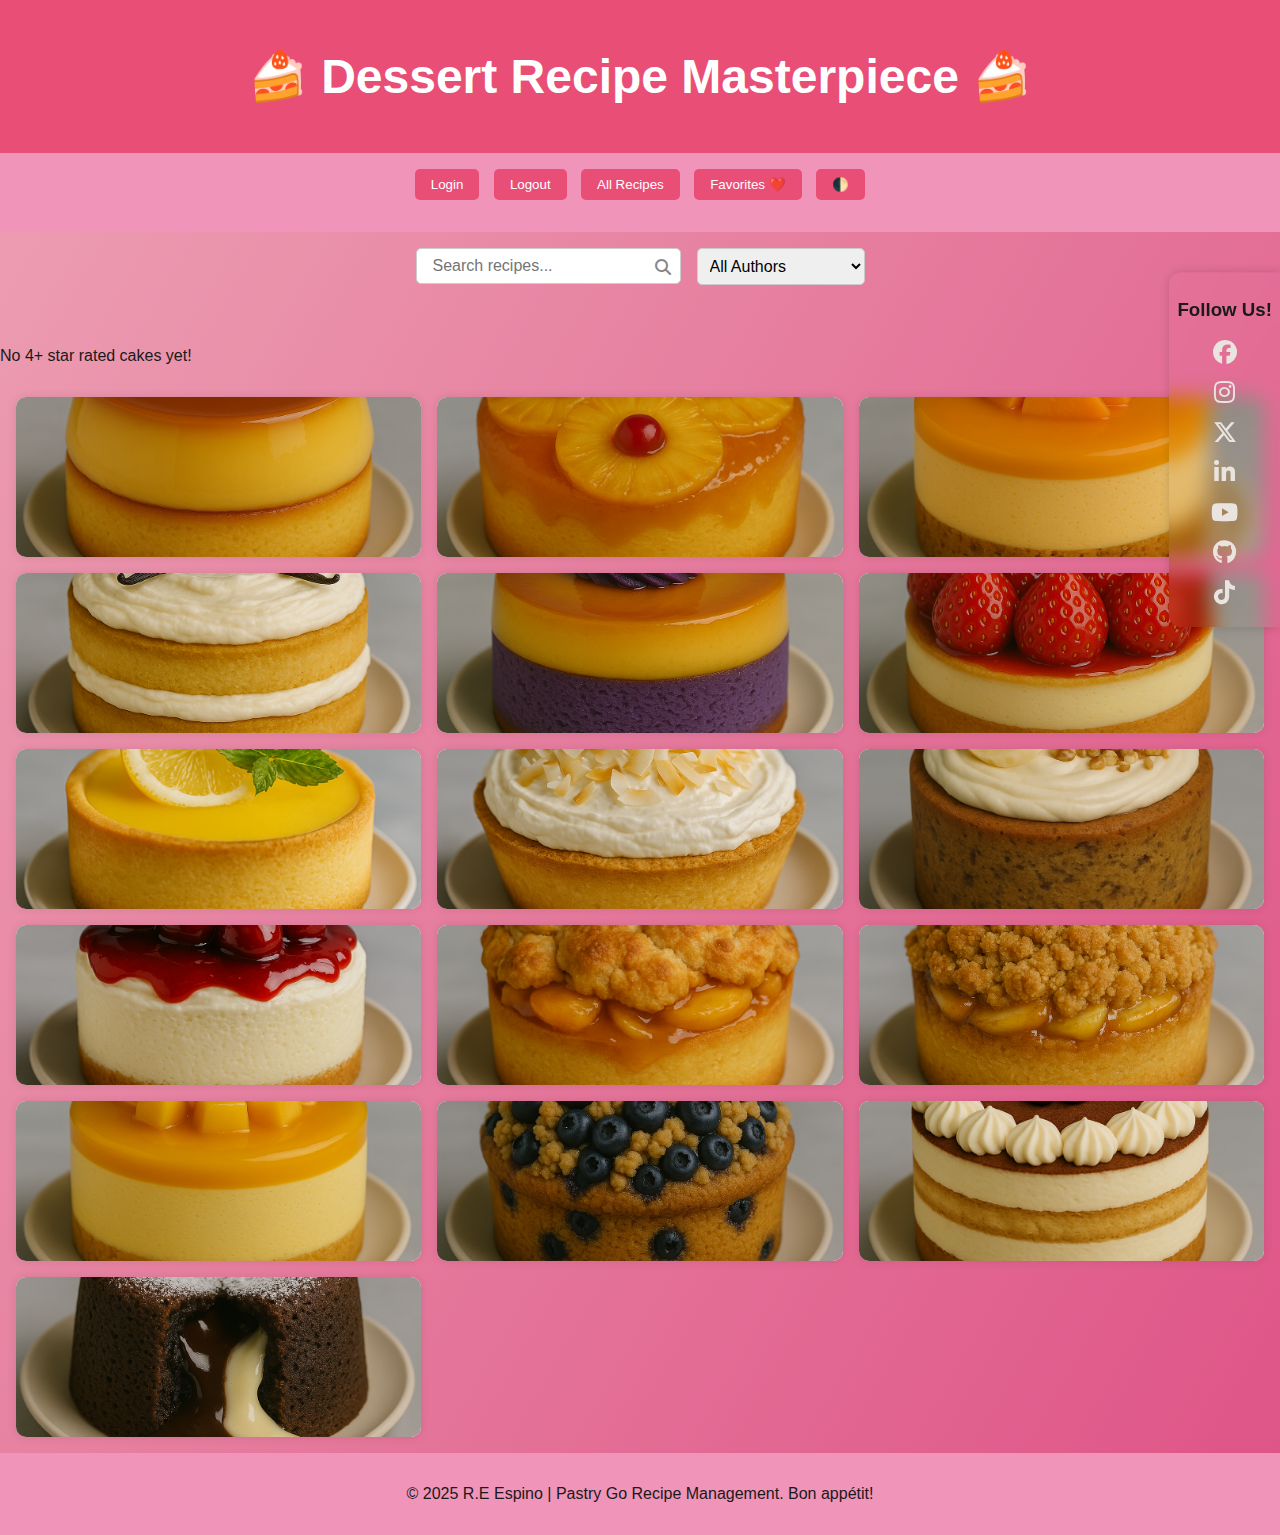
<file: index.html>
<!DOCTYPE html>
<html lang="en">
<head>
  <meta charset="UTF-8" />
  <meta name="viewport" content="width=device-width, initial-scale=1.0" />
  <title>Recipe Masterpiece</title>
  <link rel="stylesheet" href="style.css" />

  <link rel="stylesheet" href="https://cdnjs.cloudflare.com/ajax/libs/font-awesome/6.5.0/css/all.min.css" />

</head>
<body>
  <header>
    <h1>🍰 Dessert Recipe Masterpiece 🍰</h1>
  </header>
  <nav>
    <div class="nav-links">
      <button onclick="redirectToLogin()">Login</button>
      <button onclick="logout()">Logout</button>
      <button onclick="viewAllRecipes()">All Recipes</button>
      <button onclick="viewFavorites()">Favorites ❤️</button>
      <button onclick="toggleDarkMode()">🌓</button>
    </div>
    <div id="userStatus" class="user-status"></div>
  </nav>
  <section class="controls">
    <div class="search-wrapper">
      <i class="fas fa-search search-icon"></i>
      <input type="text" id="searchBox" placeholder="Search recipes..." oninput="searchRecipes()" />
    </div>
    <select id="authorFilter" onchange="filterByAuthor()">
      <option value="">All Authors</option>
    </select>
  </section>
    <!-- Featured Most Rated Cake -->
    <section class="featured-section">
      <h2 class="featured-heading">🎖 Top Rated Dessert 🧑‍🍳</h2>
      <div id="featuredCake"></div>
    </section>
  <main>
    <div id="recipeGrid" class="grid"></div>
  </main>
  <footer>
    <p>© 2025 R.E Espino | Pastry Go Recipe Management. Bon appétit!</p>
  </footer>

  <div id="modal" class="modal">
    <div class="modal-content">
      <span class="close-btn" onclick="closeModal()">&times;</span>
      <div class="modal-body" id="modalBody"></div>
    </div>
  </div>

  <div class="social-sidebar">
    <h3>Follow Us!</h3>
    <a href="https://www.facebook.com/reespino"><i class="fab fa-facebook"></i></a>
    <a href="https://www.instagram.com/resquar3d"><i class="fab fa-instagram"></i></a>
    <a href="https://x.com/resquar3d"><i class="fab fa-x-twitter"></i></a>
    <a href="https://www.linkedin.com/in/reespino"><i class="fab fa-linkedin-in"></i></a>
    <a href="https://www.youtube.com/@resquar3d534"><i class="fab fa-youtube"></i></a>
    <a href="https://github.com/resquar3d"><i class="fa-brands fa-github"></i></a>
    <a href="https://www.tiktok.com/@resquar3d"><i class="fab fa-tiktok"></i></a>
  </div>

  <script src="script.js"></script>
  
</body>
</html>
</file>
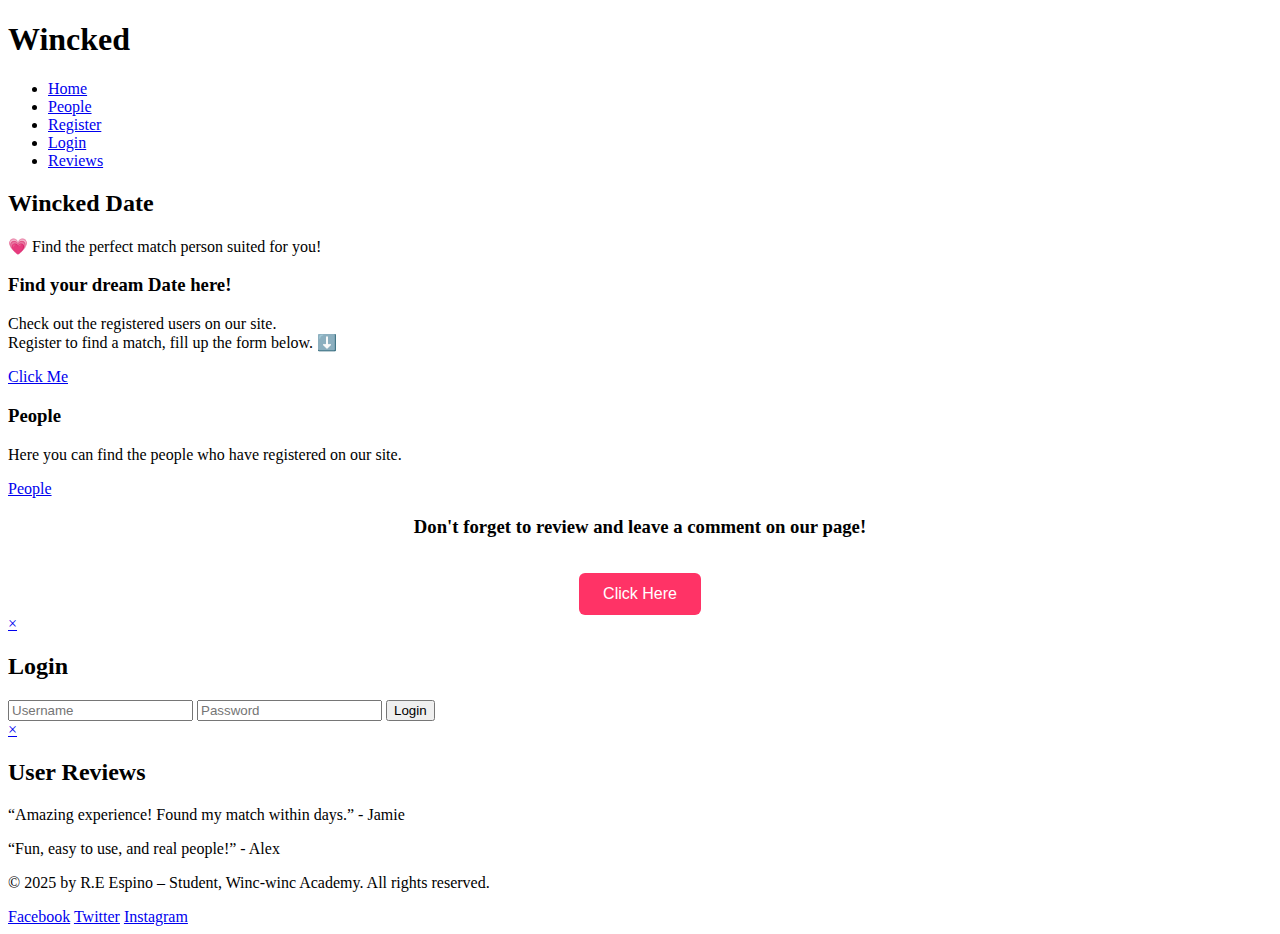
<file: exercise1-index.html>
<!DOCTYPE html>
<html lang="en">
<head>
  <meta charset="UTF-8">
  <meta name="viewport" content="width=device-width, initial-scale=1.0">
  <title>Wincked Date</title>
</head>
<body>
  <header class="top-nav">
    <h1 class="logo">Wincked</h1>
    <nav class="nav-menu">
      <ul>
        <li><a href="index.html">Home</a></li>
        <li><a href="people.html">People</a></li>
        <li><a href="register.html">Register</a></li>
        <li><a href="#login-modal">Login</a></li>
        <li><a href="review.html">Reviews</a></li>
      </ul>
    </nav>
  </header>
  <main>
      <div class="hero-text">
        <h2>Wincked Date</h2>
        <p>💗 Find the perfect match person suited for you!</p>
      </div>
    </div>

    <section class="section">
      <div class="cta-box">
        <h3>Find your dream Date here!</h3>
        <p>Check out the registered users on our site.<br> Register to find a match, fill up the form below. ⬇️</p>
        <a href="register.html">Click Me</a>
      </div>
      <div class="people-box">
        <h3>People</h3>
        <p>Here you can find the people who have registered on our site.</p>
        <a href="people.html">People</a>
      </div>
    </section>

    <section class="section">
      <div class="review-box" style="text-align: center;">
        <h3>Don't forget to review and leave a comment on our page!</h3>
        <a href="review.html" style="display: inline-block; margin-top: 1rem; padding: 0.75rem 1.5rem; background: #ff3366; color: #fff; text-decoration: none; border-radius: 6px; font-family: 'Segoe UI', sans-serif;">Click Here</a>
      </div>
    </section>
  </main>

  <!-- Signup Modal -->
  <div id="login-modal" class="modal">
    <div class="modal-content">
      <a href="#" class="close-btn">&times;</a>
      <h2>Login</h2>
      <form>
        <input type="text" placeholder="Username" required>
        <input type="password" placeholder="Password" required>
        <button type="submit">Login</button>
      </form>
    </div>
  </div>

  <!-- Reviews Modal -->
  <div id="reviews-modal" class="modal">
    <div class="modal-content">
      <a href="#" class="close-btn">&times;</a>
      <h2>User Reviews</h2>
      <p>“Amazing experience! Found my match within days.” - Jamie</p>
      <p>“Fun, easy to use, and real people!” - Alex</p>
    </div>
  </div>

  <footer>
    <p>© 2025 by R.E Espino – Student, Winc-winc Academy. All rights reserved.</p>
    <div class="social-icons">
      <a href="#">Facebook</a>
      <a href="#">Twitter</a>
      <a href="#">Instagram</a>
    </div>
  </footer>
</body>
</html>
</file>
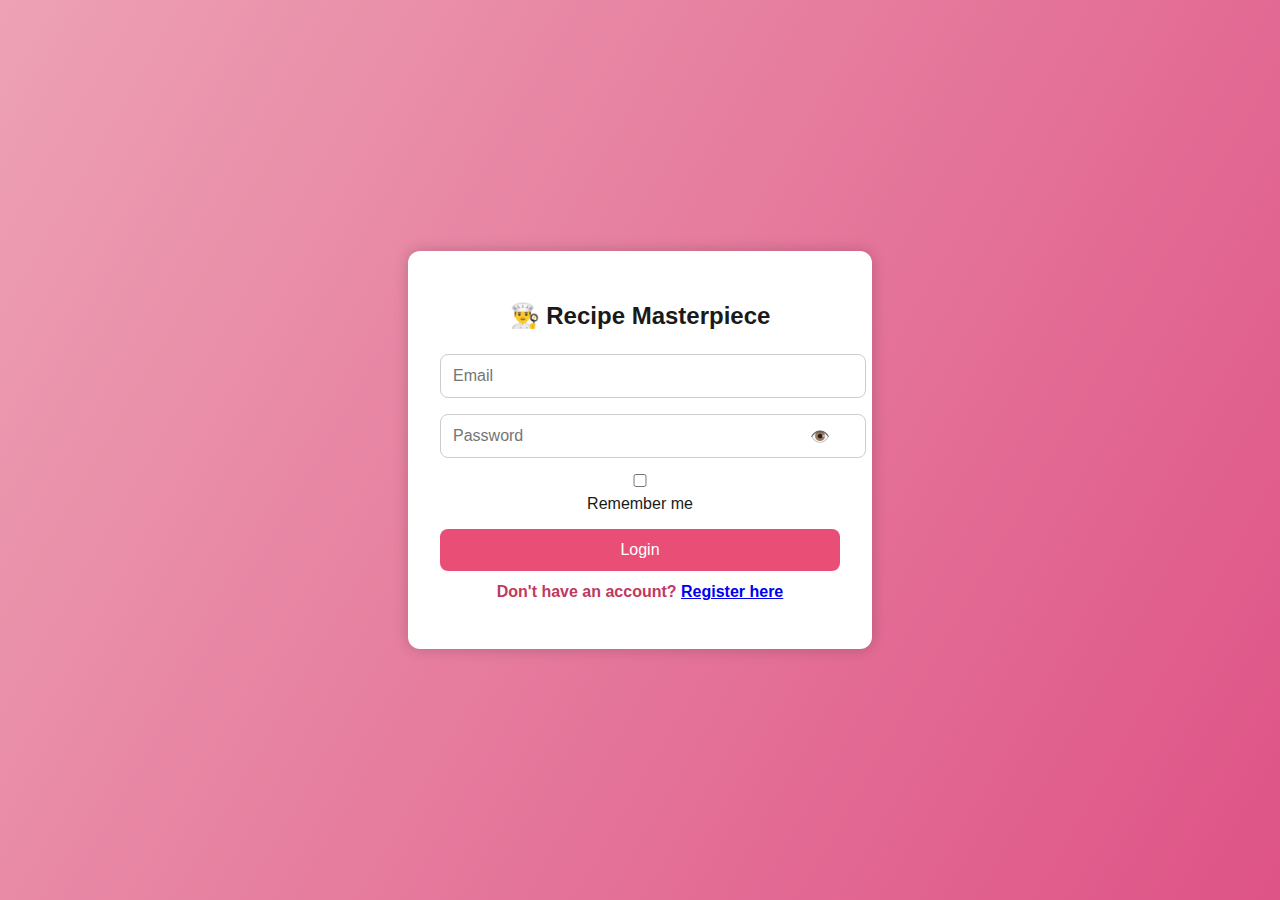
<file: login.html>
<!DOCTYPE html>
<html lang="en">
<head>
  <meta charset="UTF-8" />
  <meta name="viewport" content="width=device-width, initial-scale=1.0" />
  <title>Login | Recipe Masterpiece</title>
  <link rel="stylesheet" href="style.css" />
</head>
<body class="auth-page">
  <div class="auth-container">
    <h2>👨‍🍳 Recipe Masterpiece</h2>
    <div class="auth-form">
      <input type="email" id="email" placeholder="Email" required />
      <div style="position: relative;">
        <input type="password" id="password" placeholder="Password" required />
        <span onclick="togglePassword()" style="position: absolute; right: 10px; top: 50%; transform: translateY(-50%); cursor: pointer;">👁️</span>
      </div>
      <label style="margin-top: 10px;"><input type="checkbox" id="rememberMe"> Remember me</label>
      <button onclick="login()">Login</button>
      <p>Don't have an account? <a href="register.html">Register here</a></p>
      <p id="auth-message"></p>
    </div>
  </div>

  <script>
    function login() {
      const email = document.getElementById('email').value;
      const password = document.getElementById('password').value;
      const remember = document.getElementById('rememberMe').checked;

      const storedUser = JSON.parse(localStorage.getItem("userProfile"));

      if (!storedUser || storedUser.email !== email || storedUser.password !== password) {
        return showError("Invalid credentials. Please check and try again.");
      }

      // Fix: restore userProfile on login
      localStorage.setItem("userProfile", JSON.stringify(storedUser));

      if (remember) {
        localStorage.setItem("user", "true");
      } else {
        sessionStorage.setItem("user", "true");
      }

      window.location.href = "index.html";
    }

    function togglePassword() {
      const pwd = document.getElementById("password");
      pwd.type = pwd.type === "password" ? "text" : "password";
    }

    function showError(msg) {
      document.getElementById("auth-message").innerText = msg;
    }
  </script>
</body>
</html>
</file>
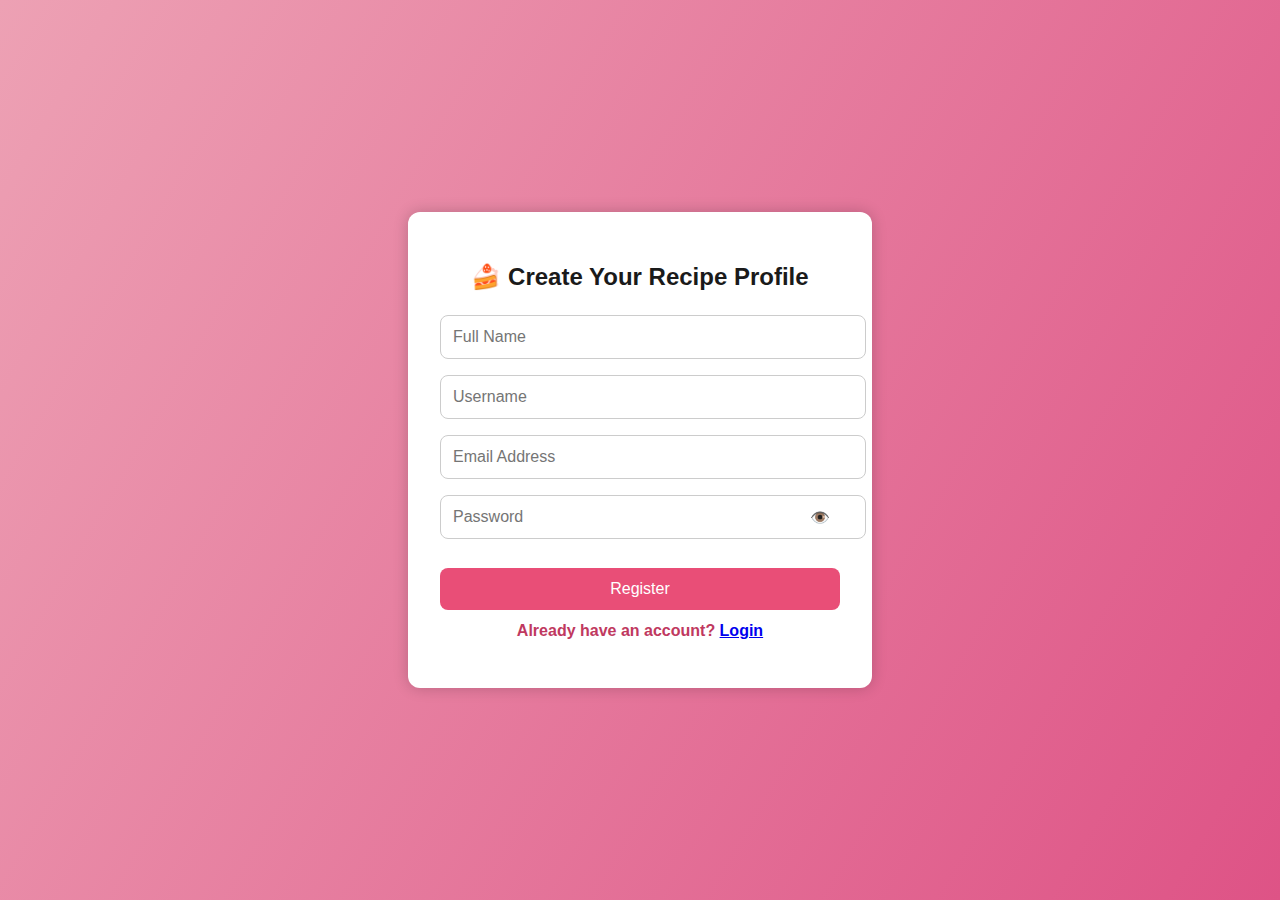
<file: register.html>
<!DOCTYPE html>
<html lang="en">
<head>
  <meta charset="UTF-8">
  <meta name="viewport" content="width=device-width, initial-scale=1.0">
  <title>Register | Recipe Masterpiece</title>
  <link rel="stylesheet" href="style.css">
  <style>
    #strengthIndicator {
      margin-top: 5px;
      font-size: 0.9em;
      color: gray;
    }
    .weak { color: red; }
    .medium { color: orange; }
    .strong { color: green; }
  </style>
</head>
<body class="auth-page">
  <div class="auth-container">
    <h2>🍰 Create Your Recipe Profile</h2>
    <form class="auth-form" onsubmit="registerUser(); return false;">
      <input type="text" id="fullname" placeholder="Full Name" required />
      <input type="text" id="username" placeholder="Username" required />
      <input type="email" id="email" placeholder="Email Address" required />
      <div style="position: relative;">
        <input type="password" id="password" placeholder="Password" oninput="checkStrength(this.value)" required />
        <span onclick="togglePassword()" style="position: absolute; right: 10px; top: 50%; transform: translateY(-50%); cursor: pointer;">👁️</span>
      </div>
      <div id="strengthIndicator"></div>
      <button type="submit">Register</button>
      <p>Already have an account? <a href="login.html">Login</a></p>
      <p id="auth-message"></p>
    </form>
  </div>

  <script>
    function registerUser() {
      const fullName = document.getElementById('fullname').value;
      const username = document.getElementById('username').value;
      const email = document.getElementById('email').value;
      const password = document.getElementById('password').value;

      if (!fullName || !username || !email || !password) {
        return document.getElementById('auth-message').innerText = "All fields are required.";
      }

      const user = { fullName, username, email, password };
      localStorage.setItem("userProfile", JSON.stringify(user));
      localStorage.setItem("user", "true");

      window.location.href = "index.html";
    }

    function togglePassword() {
      const pwd = document.getElementById("password");
      pwd.type = pwd.type === "password" ? "text" : "password";
    }

    function checkStrength(pwd) {
      const indicator = document.getElementById("strengthIndicator");
      let strength = 0;

      if (pwd.length >= 6) strength++;
      if (/[A-Z]/.test(pwd)) strength++;
      if (/[0-9]/.test(pwd)) strength++;
      if (/[^A-Za-z0-9]/.test(pwd)) strength++;

      if (strength <= 1) {
        indicator.textContent = "Password Strength: Weak";
        indicator.className = "weak";
      } else if (strength === 2 || strength === 3) {
        indicator.textContent = "Password Strength: Medium";
        indicator.className = "medium";
      } else {
        indicator.textContent = "Password Strength: Strong";
        indicator.className = "strong";
      }
    }
  </script>
</body>
</html>
</file>
<file: style.css>
body {
  font-family: 'Segoe UI', sans-serif;
  margin: 0;
  background: linear-gradient(120deg, #eda1b4 0%, #de5386 100%);
  color: #1a1a1a;
  transition: background 0.3s;
}
.dark {
  background: #1a1a1a;
  color: #f4f0f0;
}
header {
  background: #e94e77;
  color: white;
  text-align: center;
  padding: 1rem;
  font-size: 1.5rem;
  font-weight: bold;
}
nav, footer {
  background: rgb(240, 148, 185);
  text-align: center;
  padding: 1rem;
}
.nav-links button {
  background: #e94e77;
  color: white;
  margin: 0 5px;
  border: none;
  padding: 0.5rem 1rem;
  border-radius: 5px;
  cursor: pointer;
  transition: background 0.3s;
}
.nav-links button:hover {
  background: #c0395f;
}
.controls {
  text-align: center;
  margin: 1rem;
  display: flex;
  justify-content: center;
  flex-wrap: wrap;
  gap: 1rem;
}
.search-wrapper {
  position: relative;
  display: inline-block;
}
.search-wrapper input[type="text"] {
  padding: 0.5rem 2.5rem 0.5rem 1rem;
  font-size: 1rem;
  border: 1px solid #ccc;
  border-radius: 5px;
}
.search-wrapper .search-icon {
  position: absolute;
  top: 50%;
  right: 10px;
  transform: translateY(-50%);
  font-size: 1rem;
  color: #888;
  pointer-events: none;
}
.controls select {
  padding: 0.5rem;
  font-size: 1rem;
  border: 1px solid #ccc;
  border-radius: 5px;
}
.user-status {
  text-align: left;
  font-size: 1.5rem;
  margin-bottom: 1rem;
  color: #1939ac;
}
.avatar {
  width: 30px;
  height: 30px;
  border-radius: 50%;
  vertical-align: middle;
  margin-right: 8px;
}
.grid {
  display: grid;
  grid-template-columns: repeat(auto-fit, minmax(350px, 1fr));
  gap: 1rem;
  padding: 1rem;
}
.card {
  background: white;
  border-radius: 10px;
  overflow: hidden;
  box-shadow: 0 0 10px rgba(0,0,0,0.1);
  position: relative;
}
.card img {
  width: 100%;
  height: 160px;
  object-fit: cover;
  display: block;
}
.card .info {
  padding: 1rem;
}
.card .info h3 {
  margin: 0 0 0.5rem;
}
.card .info p {
  margin: 0;
  font-size: 0.9rem;
  color: #cf368f;
}
.modal {
  display: none;
  position: fixed;
  z-index: 999;
  left: 0;
  top: 0;
  width: 100%;
  height: 100%;
  overflow: auto;
  background-color: rgba(0, 0, 0, 0.6);
  justify-content: center;
  align-items: center;
}

.modal-content {
  background-color: #f397ba;
  margin: auto;
  padding: 20px;
  border-radius: 10px;
  max-width: 600px;
  width: 90%;
  max-height: 90vh;
  overflow-y: auto;
  position: relative;
}

.modal-content img.modal-img {
  width: 100%;
  border-radius: 8px;
  margin-bottom: 1rem;
}

.close {
  position: absolute;
  top: 12px;
  right: 18px;
  font-size: 2rem;
  font-weight: bold;
  color: #a30a6b;
  cursor: pointer;
}

.close:hover {
  color: #695a5a;
}
.modal-body h2 {
  margin-top: 0;
}
.close-btn {
  position: absolute;
  top: 0.5rem;
  right: 1.5rem;
  font-size: 3rem;
  cursor: pointer;
  color: #f90355;
}
.close-btn:hover {
  color: #250a11;
}
.modal-heart {
  margin-top: 1.5rem;
  text-align: center;
}
.modal-heart .heart {
  font-size: 2rem;
  cursor: pointer;
  transition: transform 0.2s ease;
}
.modal-heart .heart:active {
  transform: scale(1.3);
}

/* Modal Rating */
.rating {
  margin-top: 1rem;
  font-size: 1.5rem;
  color: #f7b605;
  text-align: center;
}

.rating span {
  cursor: pointer;
  transition: transform 0.2s;
}

.rating span:hover {
  transform: scale(1.2);
}

#commentInput {
  width: 100%;
  height: 60px;
  margin-top: 1rem;
  padding: 8px;
  font-size: 1rem;
  border: 1px solid #ccc;
  border-radius: 6px;
  resize: none;
}

#commentList {
  margin-top: 1rem;
  font-size: 0.95rem;
  max-height: 150px;
  overflow-y: auto;
  padding: 0.5rem;
  border-top: 1px solid #eee;
}

#commentList p {
  background: #f9f9f9;
  padding: 6px 10px;
  border-radius: 5px;
  margin-bottom: 6px;
}

/* Stars Ratings */
.card-rating span {
  display: inline-block;
  transition: transform 0.3s ease, opacity 0.3s ease;
  cursor: pointer;
}

.card-rating:hover span {
  animation: spinTwinkle 1.5s infinite ease-in-out;
}

@keyframes spinTwinkle {
  0%   { transform: rotateY(0deg); opacity: 1; }
  25%  { opacity: 0.7; }
  50%  { transform: rotateY(180deg); opacity: 0.4; }
  75%  { opacity: 0.7; }
  100% { transform: rotateY(360deg); opacity: 1; }
}

body.dark .modal-content {
  background-color: #2c2c2c;
  color: #f9f7f7;
}
body.dark .modal-heart .heart {
  color: #ff7b9c;
}
body.dark .card {
  background-color: #2a2a2a;
  color: #eaeaea;
}
@keyframes fadeIn {
  from { opacity: 0; transform: scale(0.95); }
  to { opacity: 1; transform: scale(1); }
}

/* Social Floating Sidebar */
.social-sidebar {
  position: fixed;
  top: 50%;
  right: 0;
  transform: translateY(-50%);
  background: rgba(245, 242, 242, 0);
  backdrop-filter: blur(10px);
  padding: 0.5rem;
  border-radius: 12px 0 0 12px;
  box-shadow: 0 0 10px rgba(0,0,0,0.15);
  z-index: 999;
}
.social-sidebar a {
  display: block;
  margin: 0.75rem;
  color: #eae4e0;
  font-size: 1.5rem;
  transition: transform 0.2s;
  text-decoration: none;
  text-align: center;
}
.social-sidebar a:hover {
  transform: scale(1.2);
  color: #4a7fda;
}
@keyframes fadeIn {
  from { opacity: 0; transform: scale(0.95); }
  to { opacity: 1; transform: scale(1); }
}

/* ======================= */
/* 🔐 AUTH FORMS SECTION  */
/* ======================= */
.auth-page {
  display: flex;
  justify-content: center;
  align-items: center;
  min-height: 100vh;
  background: linear-gradient(120deg, #eda1b4 0%, #de5386 100%);
}
.auth-container {
  background: white;
  padding: 2rem;
  border-radius: 12px;
  box-shadow: 0 0 15px rgba(0, 0, 0, 0.2);
  text-align: center;
  max-width: 400px;
  width: 100%;
}
.auth-container h2 {
  margin-bottom: 1rem;
}
.auth-form input {
  width: 100%;
  margin: 0.5rem 0;
  padding: 0.75rem;
  border-radius: 8px;
  border: 1px solid #ccc;
  font-size: 1rem;
}
.auth-form button {
  width: 100%;
  padding: 0.75rem;
  margin-top: 1rem;
  font-size: 1rem;
  border: none;
  border-radius: 8px;
  cursor: pointer;
  background: #e94e77;
  color: white;
  transition: background 0.3s;
}
.auth-form button.secondary {
  background: #ccc;
  color: #333;
}
.auth-form button:hover {
  background: #c0395f;
}
.auth-form p {
  margin-top: 0.75rem;
  color: #c0395f;
  font-weight: bold;
}

/* ======================== */
/* 🧑‍🍳 PROFILE PAGE SECTION */
/* ======================== */
.profile-page {
  display: flex;
  justify-content: center;
  align-items: center;
  height: 100vh;
  background: linear-gradient(120deg, #eda1b4 0%, #de5386 100%);
}
.profile-container {
  background: white;
  padding: 2rem 3rem;
  border-radius: 16px;
  box-shadow: 0 0 20px rgba(0,0,0,0.1);
  text-align: center;
  max-width: 500px;
}
.profile-container h2 {
  margin-bottom: 1rem;
  font-size: 1.8rem;
  color: #e94e77;
}
.profile-container p {
  font-size: 1.1rem;
  margin-bottom: 2rem;
  color: #555;
}
.profile-btn {
  display: inline-block;
  padding: 0.75rem 1.5rem;
  background-color: #e94e77;
  color: white;
  border-radius: 8px;
  font-weight: bold;
  text-decoration: none;
  transition: background 0.3s ease;
}
.profile-btn:hover {
  background-color: #c0395f;
}

/* ======================== */
/* 🧑‍🍳 TOP RATED SECTION */
/* ======================== */

.spotlight-card {
  width: 300px;
  margin: 1rem auto;
  background: rgba(255, 255, 255, 0);
  backdrop-filter: blur(8px);
  padding: 1rem;
  text-align: center;
  border-radius: 16px;
  box-shadow: 0 4px 16px rgba(0, 0, 0, 0.15);
  color: #fff;
  transition: transform 0.6s ease-out, opacity 0.6s ease-out;
  opacity: 0;
  transform: translateX(20px);
  animation: spotlightSlideIn 0.5s cubic-bezier(0.25, 0.1, 0.25, 1) forwards;
}

.fade-in {
  animation: fadeInSmooth 3s ease-in-out forwards;
}

@keyframes fadeInSmooth {
  0% {
    opacity: 0;
    transform: scale(0.98);
  }
  100% {
    opacity: 1;
    transform: scale(1.03);
  }
}

.spotlight-card img {
  width: 100%;
  height: 300px;
  object-fit: cover;
  border-radius: 10px;
  margin-bottom: 0.8rem;
}

/* ======================== */
/* 🧑‍🍳 Feature Tag SECTION */
/* ======================== */
.featured-heading {
  text-align: center;
  font-size: 1.4rem;
  font-weight: 600;
  margin-bottom: 1rem;
  color: #eee3c4;
  text-shadow: 0 1px 2px rgba(0,0,0,0.3);
  letter-spacing: 0.5px;
  opacity: 0;
  transform: translateY(-10px);
  animation: headingDropIn 1s ease-out forwards;
}

@keyframes headingDropIn {
  to {
    opacity: 1;
    transform: translateY(0);
  }
}

@media (max-width: 600px) {
  .featured-heading {
    font-size: 1.1rem;
  }

  .modal-content {
    width: 90%;
    padding: 1rem;
  }

  .spotlight-card {
    width: 95%;
    padding: 1rem;
  }
}
</file>
